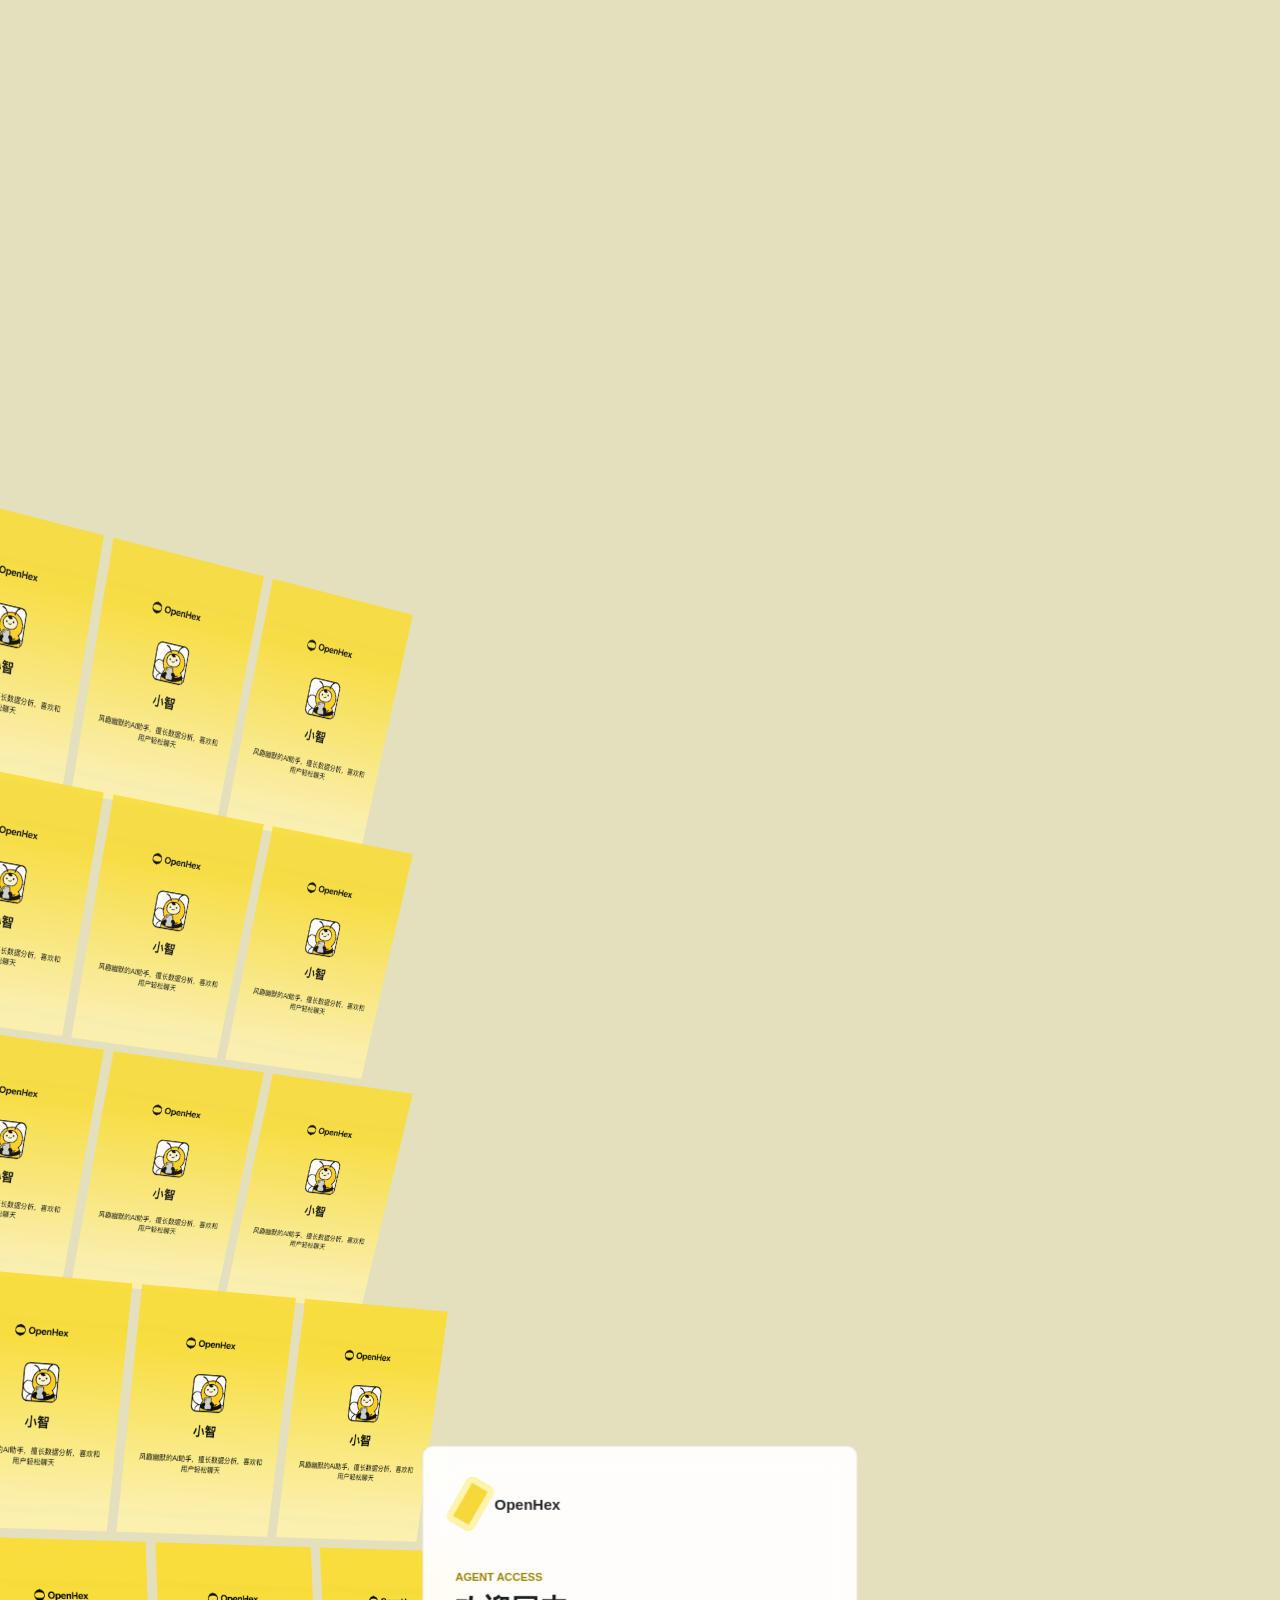
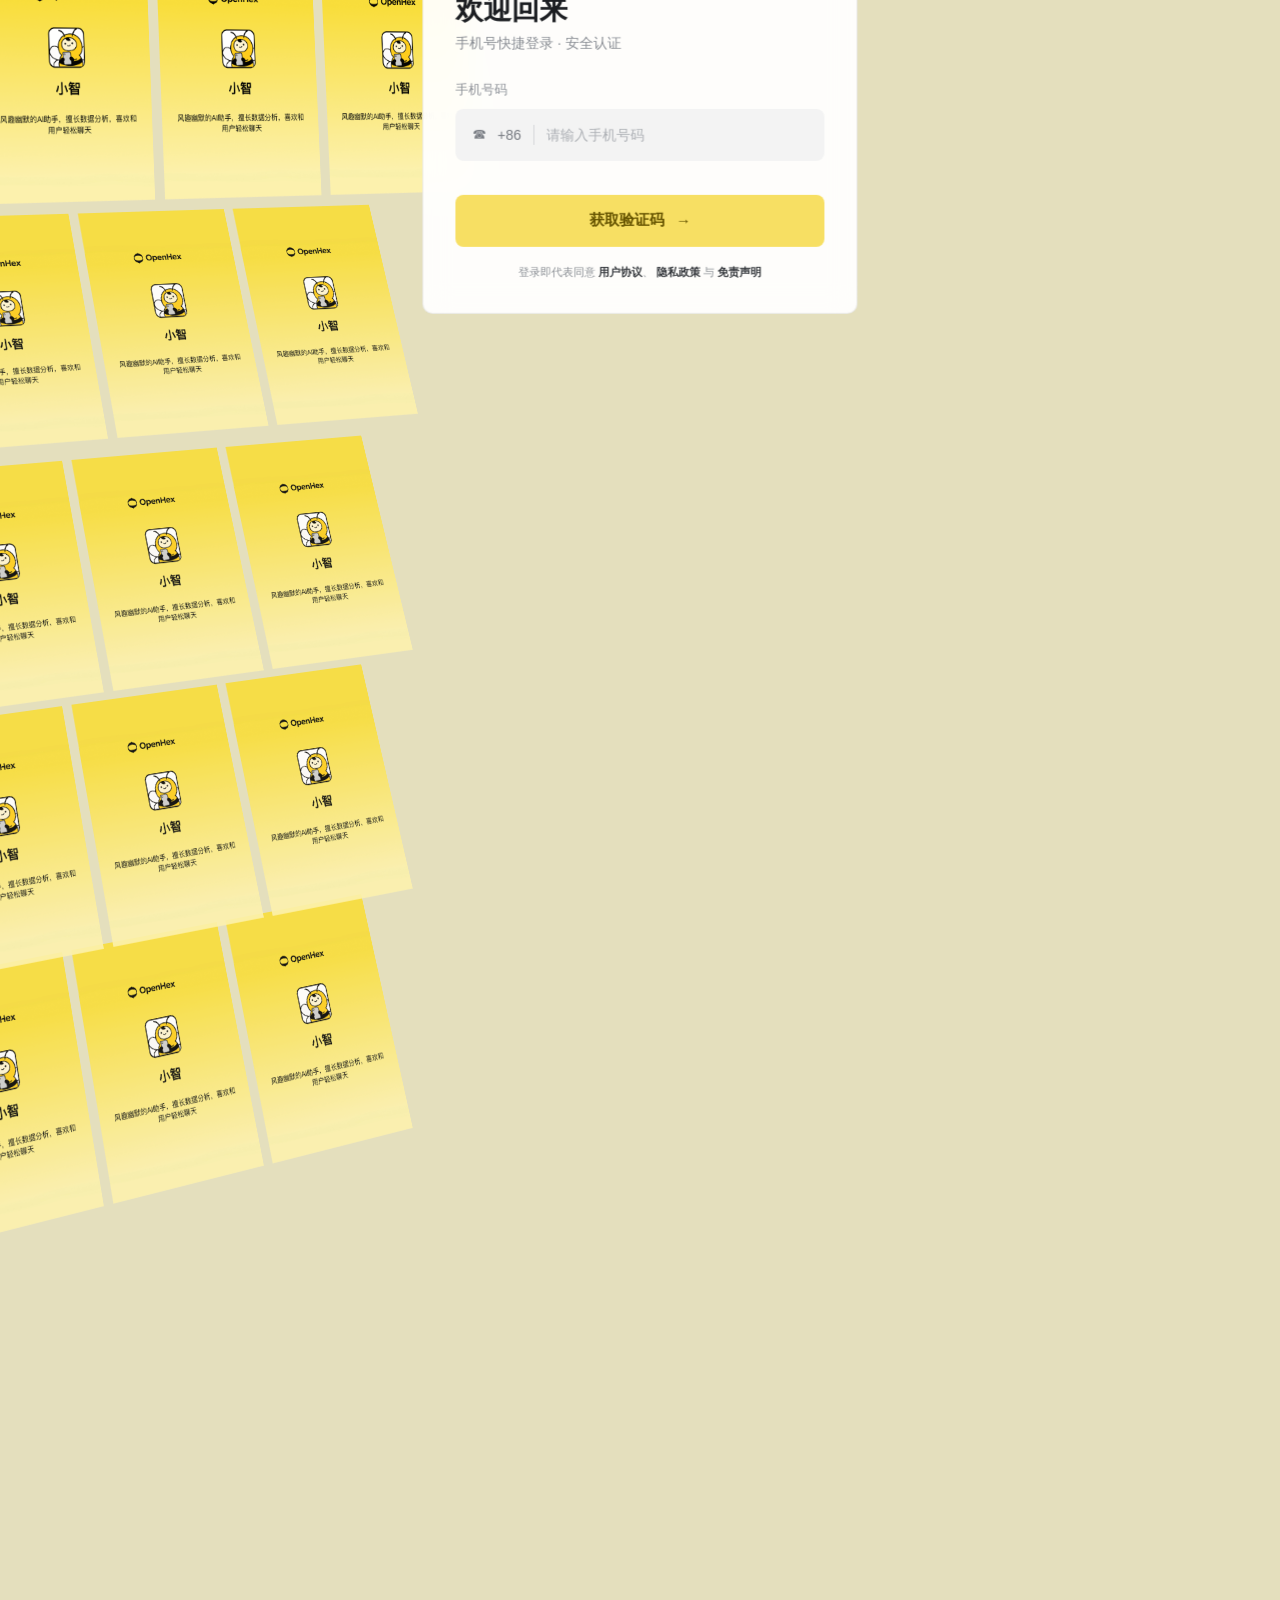
<file: index.html>
<!DOCTYPE html>
<html lang="zh-CN" class="no-js">
<head>
<meta charset="UTF-8">
<meta name="viewport" content="width=device-width, initial-scale=1">
<title>OpenHex Agent Access</title>
<link rel="stylesheet" href="css/base.css">
<link rel="stylesheet" href="css/login.css">
</head>
<body class="loading">
<main>
<section class="content content--spacing">
				<div class="grid grid--4">
					<div class="grid-wrap">
						<div class="grid__item"><div class="grid__item-inner" style="background-image:url(img/1.jpg)"></div></div>
						<div class="grid__item"><div class="grid__item-inner" style="background-image:url(img/2.jpg)"></div></div>
						<div class="grid__item"><div class="grid__item-inner" style="background-image:url(img/3.jpg)"></div></div>
						<div class="grid__item"><div class="grid__item-inner" style="background-image:url(img/4.jpg)"></div></div>
						<div class="grid__item"><div class="grid__item-inner" style="background-image:url(img/5.jpg)"></div></div>
						<div class="grid__item"><div class="grid__item-inner" style="background-image:url(img/6.jpg)"></div></div>
						<div class="grid__item"><div class="grid__item-inner" style="background-image:url(img/7.jpg)"></div></div>
						<div class="grid__item"><div class="grid__item-inner" style="background-image:url(img/8.jpg)"></div></div>
						<div class="grid__item"><div class="grid__item-inner" style="background-image:url(img/9.jpg)"></div></div>
					</div>
				</div>
				
			</section>
</main>
<aside class="login-panel" aria-labelledby="login-title">
	<div class="login-panel__brand">
		<span class="login-panel__brand-mark" aria-hidden="true"></span>
		<span>OpenHex</span>
	</div>

	<div class="login-panel__heading">
		<p class="login-panel__eyebrow">AGENT ACCESS</p>
		<h1 id="login-title">欢迎回来</h1>
		<p>手机号快捷登录 · 安全认证</p>
	</div>

	<form class="login-form" novalidate>
		<label for="login-phone">手机号码</label>

		<div class="phone-field">
			<span class="phone-field__icon" aria-hidden="true">☎</span>
			<span class="phone-field__code">+86</span>
			<span class="phone-field__divider" aria-hidden="true"></span>
			<input
				id="login-phone"
				name="phone"
				type="tel"
				inputmode="numeric"
				autocomplete="tel-national"
				maxlength="11"
				placeholder="请输入手机号码"
				aria-describedby="phone-message"
			>
		</div>

		<p id="phone-message" class="login-form__message" aria-live="polite"></p>

		<button class="login-form__submit" type="submit">
			<span>获取验证码</span>
			<span aria-hidden="true">→</span>
		</button>

		<p class="login-form__agreement">
			登录即代表同意
			<a href="#">用户协议</a>、
			<a href="#">隐私政策</a>
			与
			<a href="#">免责声明</a>
		</p>
	</form>
</aside>
<script src="js/gsap.min.js"></script>
<script src="js/imagesloaded.pkgd.min.js"></script>
<script type="module" src="js/index.js"></script>
<script src="js/login.js"></script>
</body>
</html>
</file>
<file: css/base.css>
*,
*::after,
*::before {
	box-sizing: border-box;
}

:root {
	font-size: 16px;
	--color-text: #000;
	--color-bg: #e4e4e4;
	--color-link: #000;
	--color-link-hover: #907030;
	--color-title: #907030;
	--perspective: 1500px;
	--grid-item-ratio: 1.5;
	--grid-width: 100%;
	--grid-height: auto;
	--grid-gap: 2vw;
	--grid-columns: 4;
	--grid-inner-scale: 1;
	--grid-responsive-scale: 1;
	--badge-radius: 24px;
	--badge-window-radius: 16px;
	--badge-window-x: 8%;
	--badge-window-top: 15%;
	--badge-window-bottom: 10%;
	--badge-hole-top: 5%;
	--badge-hole-width: 25%;
	--badge-hole-height: 4%;
}

html {
	scroll-behavior: auto;
	scrollbar-width: none;
	-ms-overflow-style: none;
}

body {
	margin: 0;
	color: var(--color-text);
	background: #e4dfbd;
	font-family: "moret-variable", serif;
	font-variation-settings: "ital" 0, "wght" 300;
	-webkit-font-smoothing: antialiased;
	-moz-osx-font-smoothing: grayscale;
	overflow-y: scroll;
	overflow-x: hidden;
	scrollbar-width: none;
	-ms-overflow-style: none;
}

html::-webkit-scrollbar,
body::-webkit-scrollbar {
	width: 0;
	height: 0;
	display: none;
}

.js .loading::before,
.js .loading::after {
	content: "";
	position: fixed;
	z-index: 1000;
}

.js .loading::before {
	top: 0;
	left: 0;
	width: 100%;
	height: 100%;
	background: var(--color-bg);
}

.js .loading::after {
	top: 50%;
	left: 50%;
	width: 60px;
	height: 60px;
	margin: -30px 0 0 -30px;
	border-radius: 50%;
	opacity: 0.4;
	background: var(--color-link);
	animation: loaderAnim 0.7s linear infinite alternate forwards;
}

@keyframes loaderAnim {
	to {
		opacity: 1;
		transform: scale3d(0.5, 0.5, 1);
	}
}

a {
	text-decoration: none;
	color: var(--color-link);
	outline: none;
	cursor: pointer;
}

a:hover {
	color: var(--color-link-hover);
	outline: none;
}

a:not(.card__image):focus {
	outline: none;
	background: lightgrey;
}

a:not(.card__image):focus:not(:focus-visible) {
	background: transparent;
}

a:not(.card__image):focus-visible {
	outline: 2px solid red;
	background: transparent;
}

.unbutton {
	background: none;
	border: 0;
	padding: 0;
	margin: 0;
	font: inherit;
	cursor: pointer;
}

.unbutton:focus {
	outline: none;
}

main {
	position: relative;
	overflow: visible;
	width: 100%;
	min-height: 14000px;
}

body #cdawrap {
	justify-self: start;
}

.frame a {
	pointer-events: auto;
}

.frame a:not(.frame__title-back) {
	white-space: nowrap;
	overflow: hidden;
	position: relative;
}

.frame a:not(.frame__title-back)::before {
	content: "";
	height: 1px;
	width: 100%;
	background: currentColor;
	position: absolute;
	top: 90%;
	transition: transform 0.3s;
	transform-origin: 0% 50%;
}

.frame a:not(.frame__title-back):hover::before {
	transform: scaleX(0);
	transform-origin: 100% 50%;
}

.frame__title {
	grid-area: title;
	display: flex;
}

.frame__title-main {
	font-size: inherit;
	margin: 0;
	font-weight: inherit;
}

.frame__title-back {
	position: relative;
	display: flex;
	align-items: flex-end;
	margin-bottom: 0.15rem;
}

.frame__title-back span {
	display: none;
}

.frame__title-back svg {
	fill: currentColor;
}

.frame__prev {
	grid-area: prev;
}

.intro__title {
	place-items: center;
	margin: 0;
	line-height: 0.9;
	display: grid;
	margin-top: 15vh;
	font-weight: 400;
}

.intro__title-pre {
	font-weight: 300;
	font-size: clamp(2rem, 8vw, 5rem);
	color: var(--color-title);
	text-transform: uppercase;
}

.intro__title-sub {
	font-size: clamp(1.5rem, 20vw, 8rem);
	max-width: 15ch;
	margin: 0 auto;
}

.intro__info {
	max-width: 15ch;
	opacity: 0.6;
	margin-bottom: 4rem;
	padding-bottom: 1rem;
	line-height: 1.2;
	position: relative;
	align-self: end;
}

.intro__info::after {
	content: "";
	width: 1px;
	height: 2rem;
	background: #000;
	position: absolute;
	top: 100%;
	left: 50%;
}

.content {
	position: relative;
	margin-bottom: 0;
	min-height: 14000px;
}

.content--spacing {
	margin-bottom: 0;
}

.content__title--top {
	align-items: start;
}

.content__title--bottom {
	align-items: end;
}

.content__title--left {
	justify-items: start;
	text-align: left;
}

.content__title--right {
	justify-items: end;
	text-align: right;
}

.grid {
	position: sticky;
	top: 0;
	display: grid;
	place-items: center start;
	padding: 4rem 0 4rem 2rem;
	width: 100%;
	height: 100vh;
	perspective: var(--perspective);
	overflow: visible;
	transform: scale(var(--grid-responsive-scale));
	transform-origin: left center;
}

.grid-wrap {
	height: var(--grid-height);
	width: var(--grid-width);
	display: grid;
	grid-template-columns: repeat(var(--grid-columns), 1fr);
	gap: var(--grid-gap);
	overflow: visible;
	transform-style: preserve-3d;
	will-change: transform;
}

.grid__item {
	aspect-ratio: var(--grid-item-ratio);
	width: 100%;
	height: auto;
	position: relative;
	display: block;
	background: transparent;
	border: 0;
	border-radius: 0;
	box-shadow: none;
	filter: none;
	overflow: visible;
	transform-style: preserve-3d;
	backface-visibility: visible;
	will-change: transform, opacity;
}

/* 删除原来的孔洞和白色外框 */
.grid__item::before,
.grid__item::after {
	content: none;
	display: none;
}

.grid__item-inner {
	position: absolute;
	inset: 0;
	width: 100%;
	height: 100%;
	background-size: 100% 100%;
	background-position: center;
	background-repeat: no-repeat;
	border: 0;
	border-radius: 0;
	box-shadow: none;
	overflow: visible;

	/* 放大图片 */
	transform: scale(1);

	transform-style: preserve-3d;
	backface-visibility: visible;
	will-change: transform, opacity;
	z-index: 1;
}

@media screen and (min-width: 53em) {
	.frame {
		grid-template-columns: auto auto auto 1fr;
		grid-template-areas: "title prev ... sponsor";
		align-content: space-between;
		justify-items: start;
		grid-gap: 2rem;
	}

	.frame__demos {
		justify-self: end;
	}

	.content--outro {
		height: 100vh;
		justify-content: center;
	}

	.card-wrap {
		grid-template-columns: repeat(3, 250px);
	}

	body #cdawrap {
		justify-self: end;
	}
}

@media screen and (max-width: 1500px) {
	:root {
		--grid-responsive-scale: 0.9;
	}
}

@media screen and (max-width: 1280px) {
	:root {
		--grid-responsive-scale: 0.78;
	}
}

@media screen and (max-width: 1024px) {
	:root {
		--grid-responsive-scale: 0.65;
	}
}

@media screen and (max-width: 760px) {
	:root {
		--grid-responsive-scale: 0.52;
	}

	.grid {
		padding-left: 1rem;
		padding-top: 3rem;
		padding-bottom: 3rem;
	}

	.grid-wrap {
		width: 85vw !important;
	}
}
</file>
<file: css/login.css>
.login-panel {
	position: fixed;
	top: 50%;
	left: 50%;
	right: auto;
	z-index: 100;
	width: min(500px, 34vw);
	padding: 32px;
	color: #202124;
	background: rgba(255, 255, 255, 0.94);
	border: 1px solid rgba(29, 31, 36, 0.08);
	border-radius: 10px;
	transform: translate(-50%, -50%);
	-webkit-backdrop-filter: blur(14px);
	backdrop-filter: blur(14px);
}

.login-panel__brand {
	display: flex;
	align-items: center;
	gap: 9px;
	margin-bottom: 42px;
	font-family: Arial, sans-serif;
	font-size: 15px;
	font-weight: 700;
	color: #25272b;
}

.login-panel__brand-mark {
	width: 30px;
	height: 50px;
	border-radius: 6px;
	background: #f6d83b;
	box-shadow: inset 0 0 0 6px #fff4ad;
	transform: rotate(30deg);
}

.login-panel__heading {
	margin-bottom: 28px;
}

.login-panel__eyebrow {
	margin: 0 0 10px;
	color: #9b8100;
	font-family: Arial, sans-serif;
	font-size: 11px;
	font-weight: 700;
}

.login-panel__heading h1 {
	margin: 0 0 8px;
	color: #1c1e22;
	font-family: Arial, "Microsoft YaHei", sans-serif;
	font-size: 28px;
	line-height: 1.2;
	font-weight: 700;
	letter-spacing: 0;
}

.login-panel__heading p:not(.login-panel__eyebrow) {
	margin: 0;
	color: #878b92;
	font-family: Arial, "Microsoft YaHei", sans-serif;
	font-size: 14px;
}

.login-form {
	font-family: Arial, "Microsoft YaHei", sans-serif;
}

.login-form label {
	display: block;
	margin-bottom: 10px;
	color: #8c9097;
	font-size: 13px;
}

.phone-field {
	display: flex;
	align-items: center;
	width: 100%;
	height: 52px;
	padding: 0 16px;
	background: #f3f3f3;
	border: 1px solid transparent;
	border-radius: 8px;
	transition: border-color 160ms ease, background-color 160ms ease;
}

.phone-field:focus-within {
	background: #fff;
	border-color: #e8c91d;
}

.phone-field__icon,
.phone-field__code {
	flex: none;
	color: #777b82;
	font-size: 14px;
}

.phone-field__code {
	margin-left: 11px;
}

.phone-field__divider {
	flex: none;
	width: 1px;
	height: 20px;
	margin: 0 12px;
	background: #d6d7da;
}

.phone-field input {
	min-width: 0;
	flex: 1;
	padding: 0;
	color: #25272b;
	background: transparent;
	border: 0;
	outline: 0;
	font: inherit;
	font-size: 14px;
}

.phone-field input::placeholder {
	color: #adb0b5;
}

.login-form__message {
	min-height: 18px;
	margin: 6px 0 0;
	color: #c8483d;
	font-size: 12px;
}

.login-form__submit {
	display: flex;
	align-items: center;
	justify-content: center;
	gap: 12px;
	width: 100%;
	height: 52px;
	margin-top: 10px;
	padding: 0 18px;
	color: #665400;
	background: #f7df63;
	border: 0;
	border-radius: 8px;
	font: inherit;
	font-size: 15px;
	font-weight: 700;
	cursor: pointer;
	transition: background-color 160ms ease, transform 160ms ease;
}

.login-form__submit:hover {
	background: #f3d83f;
}

.login-form__submit:active {
	transform: translateY(1px);
}

.login-form__submit:disabled {
	color: #999179;
	background: #eee6bd;
	cursor: default;
}

.login-form__agreement {
	margin: 16px 0 0;
	color: #8a8e94;
	font-size: 11px;
	line-height: 1.7;
	text-align: center;
}

.login-form__agreement a {
	color: #34373c;
	font-weight: 700;
}

@media screen and (max-width: 1024px) {
	.login-panel {
		left: 50%;
		right: auto;
		width: min(380px, 39vw);
		padding: 28px;
		transform: translate(-50%, -50%);
	}
}

@media screen and (max-width: 760px) {
	.login-panel {
		top: auto;
		right: 12px;
		bottom: 12px;
		left: 12px;
		width: auto;
		padding: 22px;
		transform: none;
	}

	.login-panel__brand {
		display: none;
	}

	.login-panel__heading {
		margin-bottom: 20px;
	}

	.login-panel__heading h1 {
		font-size: 23px;
	}
}
</file>
